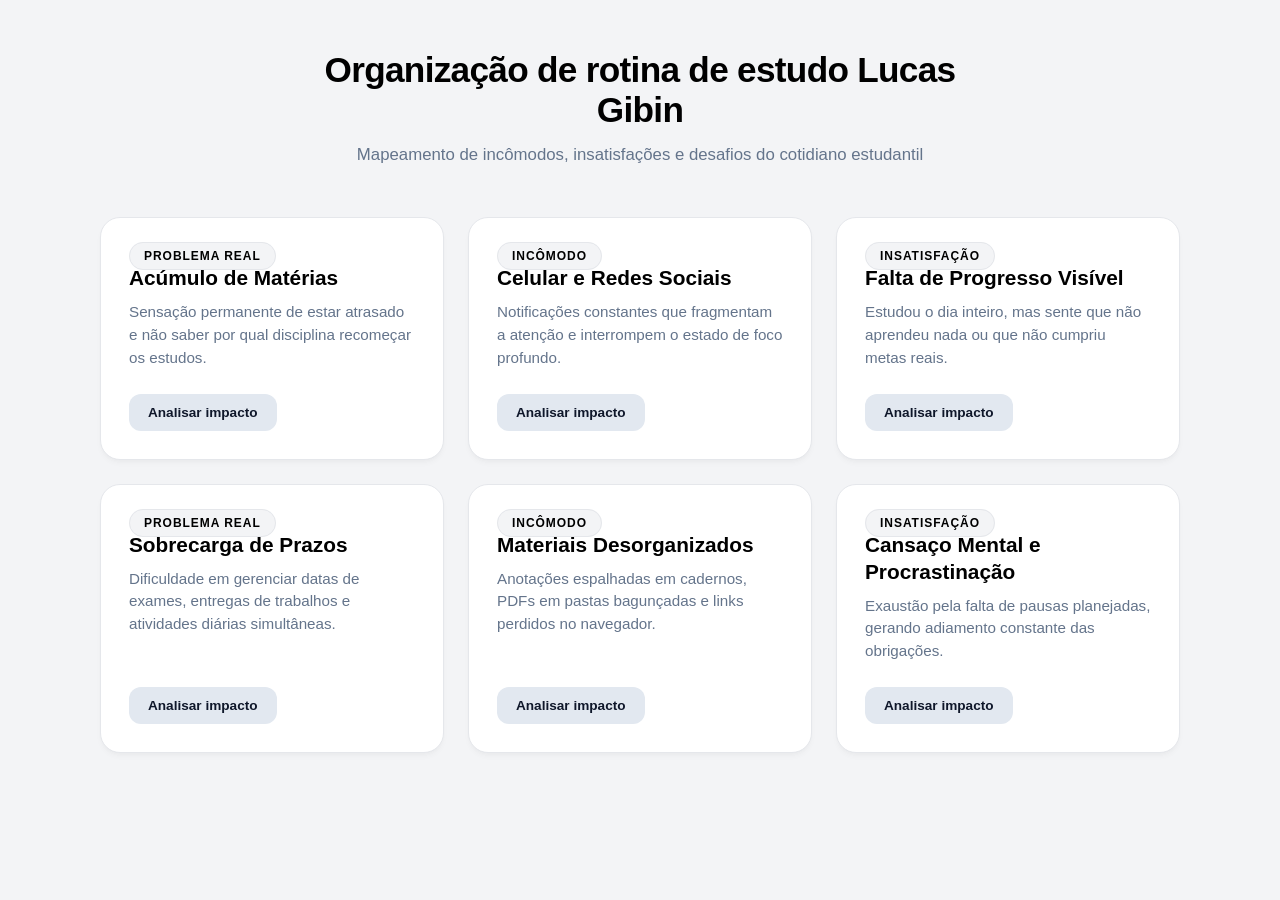
<file: index.html>
<!DOCTYPE html>
<html lang="pt-BR">
<head>
    <meta charset="UTF-8">
    <meta name="viewport" content="width=device-width, initial-scale=1.0">
    <title>Organização de rotina de estudo Lucas Gibin</title>
    <style>
        /* --- RESET & VARIÁVEIS DE COR (Cinza claro, Branco e Preto) --- */
        * {
            margin: 0;
            padding: 0;
            box-sizing: border-box;
            font-family: -apple-system, BlinkMacSystemFont, "Segoe UI", Roboto, Helvetica, Arial, sans-serif;
        }

        :root {
            --bg-color: #f3f4f6;       /* Cinza muito claro */
            --card-bg: #ffffff;        /* Branco puro */
            --border-color: #e5e7eb;   /* Cinza claro suave */
            --text-dark: #0f172a;      /* Preto/Grafite fechado */
            --text-muted: #64748b;     /* Cinza médio */
            --accent-black: #000000;   /* Preto puro */
            --accent-gray: #e2e8f0;    /* Cinza claro para botões/destaques */
        }

        body {
            background-color: var(--bg-color);
            color: var(--text-dark);
            min-height: 100vh;
            padding: 50px 20px;
            display: flex;
            flex-direction: column;
            align-items: center;
        }

        /* --- CABEÇALHO --- */
        header {
            text-align: center;
            max-width: 700px;
            margin-bottom: 50px;
        }

        header h1 {
            font-size: 2.2rem;
            font-weight: 800;
            color: var(--accent-black);
            letter-spacing: -0.02em;
            margin-bottom: 12px;
        }

        header p {
            color: var(--text-muted);
            font-size: 1.05rem;
            line-height: 1.5;
        }

        /* --- GRID DE CARDS --- */
        .cards-grid {
            display: grid;
            grid-template-columns: repeat(auto-fit, minmax(300px, 1fr));
            gap: 24px;
            max-width: 1080px;
            width: 100%;
        }

        /* --- CARD STYLE (CHAMATIVO E CLEAN) --- */
        .card {
            background-color: var(--card-bg);
            border: 1px solid var(--border-color);
            border-radius: 20px;
            padding: 28px;
            display: flex;
            flex-direction: column;
            justify-content: space-between;
            box-shadow: 0 4px 6px -1px rgba(0, 0, 0, 0.03), 0 2px 4px -1px rgba(0, 0, 0, 0.02);
            transition: all 0.25s cubic-bezier(0.4, 0, 0.2, 1);
            cursor: pointer;
            position: relative;
            overflow: hidden;
        }

        .card:hover {
            transform: translateY(-4px);
            border-color: var(--accent-black);
            box-shadow: 0 20px 25px -5px rgba(0, 0, 0, 0.08), 0 10px 10px -5px rgba(0, 0, 0, 0.04);
        }

        .card-tag {
            align-self: flex-start;
            background-color: var(--bg-color);
            color: var(--accent-black);
            font-size: 0.75rem;
            font-weight: 700;
            text-transform: uppercase;
            letter-spacing: 0.08em;
            padding: 6px 14px;
            border-radius: 100px;
            margin-bottom: 16px;
            border: 1px solid var(--border-color);
        }

        .card h3 {
            font-size: 1.3rem;
            font-weight: 700;
            color: var(--accent-black);
            margin-bottom: 10px;
            line-height: 1.3;
        }

        .card p {
            font-size: 0.95rem;
            color: var(--text-muted);
            line-height: 1.5;
            margin-bottom: 24px;
        }

        .card-action {
            display: inline-flex;
            align-items: center;
            justify-content: center;
            background-color: var(--accent-gray);
            color: var(--text-dark);
            border: 1px solid transparent;
            font-size: 0.85rem;
            font-weight: 600;
            padding: 10px 18px;
            border-radius: 12px;
            transition: all 0.2s ease;
            width: fit-content;
        }

        .card:hover .card-action {
            background-color: var(--accent-black);
            color: var(--card-bg);
        }

        /* --- MODAL --- */
        .modal-backdrop {
            position: fixed;
            top: 0;
            left: 0;
            width: 100%;
            height: 100%;
            background-color: rgba(15, 23, 42, 0.4);
            backdrop-filter: blur(6px);
            display: flex;
            align-items: center;
            justify-content: center;
            opacity: 0;
            pointer-events: none;
            transition: opacity 0.3s ease;
            padding: 20px;
            z-index: 100;
        }

        .modal-backdrop.active {
            opacity: 1;
            pointer-events: auto;
        }

        .modal-box {
            background-color: var(--card-bg);
            border: 1px solid var(--border-color);
            border-radius: 24px;
            padding: 36px;
            max-width: 520px;
            width: 100%;
            box-shadow: 0 25px 50px -12px rgba(0, 0, 0, 0.25);
            transform: translateY(20px) scale(0.95);
            transition: all 0.3s cubic-bezier(0.16, 1, 0.3, 1);
            position: relative;
        }

        .modal-backdrop.active .modal-box {
            transform: translateY(0) scale(1);
        }

        .modal-close-btn {
            position: absolute;
            top: 20px;
            right: 20px;
            background: var(--bg-color);
            border: 1px solid var(--border-color);
            width: 36px;
            height: 36px;
            border-radius: 50%;
            display: flex;
            align-items: center;
            justify-content: center;
            font-size: 1.2rem;
            cursor: pointer;
            color: var(--text-dark);
            transition: all 0.2s ease;
        }

        .modal-close-btn:hover {
            background-color: var(--accent-black);
            color: var(--card-bg);
            border-color: var(--accent-black);
        }

        .modal-header h2 {
            font-size: 1.5rem;
            font-weight: 800;
            color: var(--accent-black);
            margin-bottom: 16px;
            padding-right: 30px;
        }

        .modal-body p {
            color: var(--text-muted);
            line-height: 1.6;
            font-size: 0.98rem;
            margin-bottom: 16px;
        }

        .modal-body ul {
            list-style: none;
            margin-top: 10px;
        }

        .modal-body ul li {
            position: relative;
            padding-left: 20px;
            color: var(--text-dark);
            font-size: 0.95rem;
            line-height: 1.5;
            margin-bottom: 10px;
        }

        .modal-body ul li::before {
            content: "•";
            position: absolute;
            left: 0;
            color: var(--accent-black);
            font-weight: bold;
            font-size: 1.2rem;
            line-height: 1;
        }
    </style>
</head>
<body>

    <!-- CABEÇALHO DA PÁGINA -->
    <header>
        <h1>Organização de rotina de estudo Lucas Gibin</h1>
        <p>Mapeamento de incômodos, insatisfações e desafios do cotidiano estudantil</p>
    </header>

    <!-- CONTAINER DE CARDS -->
    <main class="cards-grid">

        <!-- Card 1 -->
        <div class="card" onclick="openModal('modal1')">
            <div>
                <span class="card-tag">Problema Real</span>
                <h3>Acúmulo de Matérias</h3>
                <p>Sensação permanente de estar atrasado e não saber por qual disciplina recomeçar os estudos.</p>
            </div>
            <div class="card-action">Analisar impacto</div>
        </div>

        <!-- Card 2 -->
        <div class="card" onclick="openModal('modal2')">
            <div>
                <span class="card-tag">Incômodo</span>
                <h3>Celular e Redes Sociais</h3>
                <p>Notificações constantes que fragmentam a atenção e interrompem o estado de foco profundo.</p>
            </div>
            <div class="card-action">Analisar impacto</div>
        </div>

        <!-- Card 3 -->
        <div class="card" onclick="openModal('modal3')">
            <div>
                <span class="card-tag">Insatisfação</span>
                <h3>Falta de Progresso Visível</h3>
                <p>Estudou o dia inteiro, mas sente que não aprendeu nada ou que não cumpriu metas reais.</p>
            </div>
            <div class="card-action">Analisar impacto</div>
        </div>

        <!-- Card 4 -->
        <div class="card" onclick="openModal('modal4')">
            <div>
                <span class="card-tag">Problema Real</span>
                <h3>Sobrecarga de Prazos</h3>
                <p>Dificuldade em gerenciar datas de exames, entregas de trabalhos e atividades diárias simultâneas.</p>
            </div>
            <div class="card-action">Analisar impacto</div>
        </div>

        <!-- Card 5 -->
        <div class="card" onclick="openModal('modal5')">
            <div>
                <span class="card-tag">Incômodo</span>
                <h3>Materiais Desorganizados</h3>
                <p>Anotações espalhadas em cadernos, PDFs em pastas bagunçadas e links perdidos no navegador.</p>
            </div>
            <div class="card-action">Analisar impacto</div>
        </div>

        <!-- Card 6 -->
        <div class="card" onclick="openModal('modal6')">
            <div>
                <span class="card-tag">Insatisfação</span>
                <h3>Cansaço Mental e Procrastinação</h3>
                <p>Exaustão pela falta de pausas planejadas, gerando adiamento constante das obrigações.</p>
            </div>
            <div class="card-action">Analisar impacto</div>
        </div>

    </main>

    <!-- COMPONENTE MODAL -->
    <div class="modal-backdrop" id="modalBackdrop" onclick="handleBackdropClick(event)">
        <div class="modal-box">
            <button class="modal-close-btn" onclick="closeModal()">&times;</button>
            <div id="modalContent">
                <!-- Injetado dinamicamente via JS -->
            </div>
        </div>
    </div>

    <!-- JAVASCRIPT -->
    <script>
        // Dados de cada card para o modal
        const detailsData = {
            modal1: {
                title: "Acúmulo de Matérias",
                description: "O acúmulo gera uma sensação constante de sufocamento acadêmico e ansiedade antes das avaliações.",
                points: [
                    "Ausência de revisões espaçadas no planejamento semanal.",
                    "Falta de priorização entre matérias acumuladas e novas.",
                    "Estudo apressado perto do prazo, reduzindo a retenção."
                ]
            },
            modal2: {
                title: "Celular e Redes Sociais",
                description: "A checagem frequente do celular destrói a capacidade de concentração estendida.",
                points: [
                    "Uma tarefa de 30 minutos acaba levando 2 horas.",
                    "Sensação de fadiga mental devido à alternância constante de foco.",
                    "Falta de barreiras físicas ou digitais no ambiente de estudo."
                ]
            },
            modal3: {
                title: "Falta de Progresso Visível",
                description: "A falta de métricas visíveis de aprendizado faz parecer que o tempo estudado foi inútil.",
                points: [
                    "Ausência de uma checklist clara para o dia a dia.",
                    "Dificuldade em mensurar quantas questões/páginas foram consolidadas.",
                    "Desmotivação e abandono do plano de estudos no meio da semana."
                ]
            },
            modal4: {
                title: "Sobrecarga de Prazos",
                description: "Centralizar múltiplos prazos apenas na cabeça causa estresse e entregas de baixa qualidade.",
                points: [
                    "Conflito constante entre estudar para provas ou fazer trabalhos.",
                    "Sensação de 'apagar incêndios' em vez de estudar com calma.",
                    "Prejuízo direto nas horas de sono e descanso."
                ]
            },
            modal5: {
                title: "Materiais Desorganizados",
                description: "Não ter um hub central de anotações faz o estudante perder tempo precioso procurando informações.",
                points: [
                    "Tempo desperdiçado procurando resumos ou PDFs importantes.",
                    "Anotações incompletas espalhadas por múltiplos locais.",
                    "Redução na agilidade ao começar a estudar."
                ]
            },
            modal6: {
                title: "Cansaço Mental e Procrastinação",
                description: "Metas irrealistas e ausência de descanso programado levam ao esgotamento físico e mental.",
                points: [
                    "Atrasos constantes nas tarefas diárias.",
                    "Culpa por descansar, gerando descanso de péssima qualidade.",
                    "Rendimento acadêmico abaixo do potencial real."
                ]
            }
        };

        const modalBackdrop = document.getElementById('modalBackdrop');
        const modalContent = document.getElementById('modalContent');

        function openModal(id) {
            const data = detailsData[id];
            if (data) {
                modalContent.innerHTML = `
                    <div class="modal-header">
                        <h2>${data.title}</h2>
                    </div>
                    <div class="modal-body">
                        <p>${data.description}</p>
                        <p><strong>Principais consequências:</strong></p>
                        <ul>
                            ${data.points.map(point => `<li>${point}</li>`).join('')}
                        </ul>
                    </div>
                `;
                modalBackdrop.classList.add('active');
            }
        }

        function closeModal() {
            modalBackdrop.classList.remove('active');
        }

        function handleBackdropClick(e) {
            if (e.target === modalBackdrop) {
                closeModal();
            }
        }
    </script>
</body>
</html>
</file>
